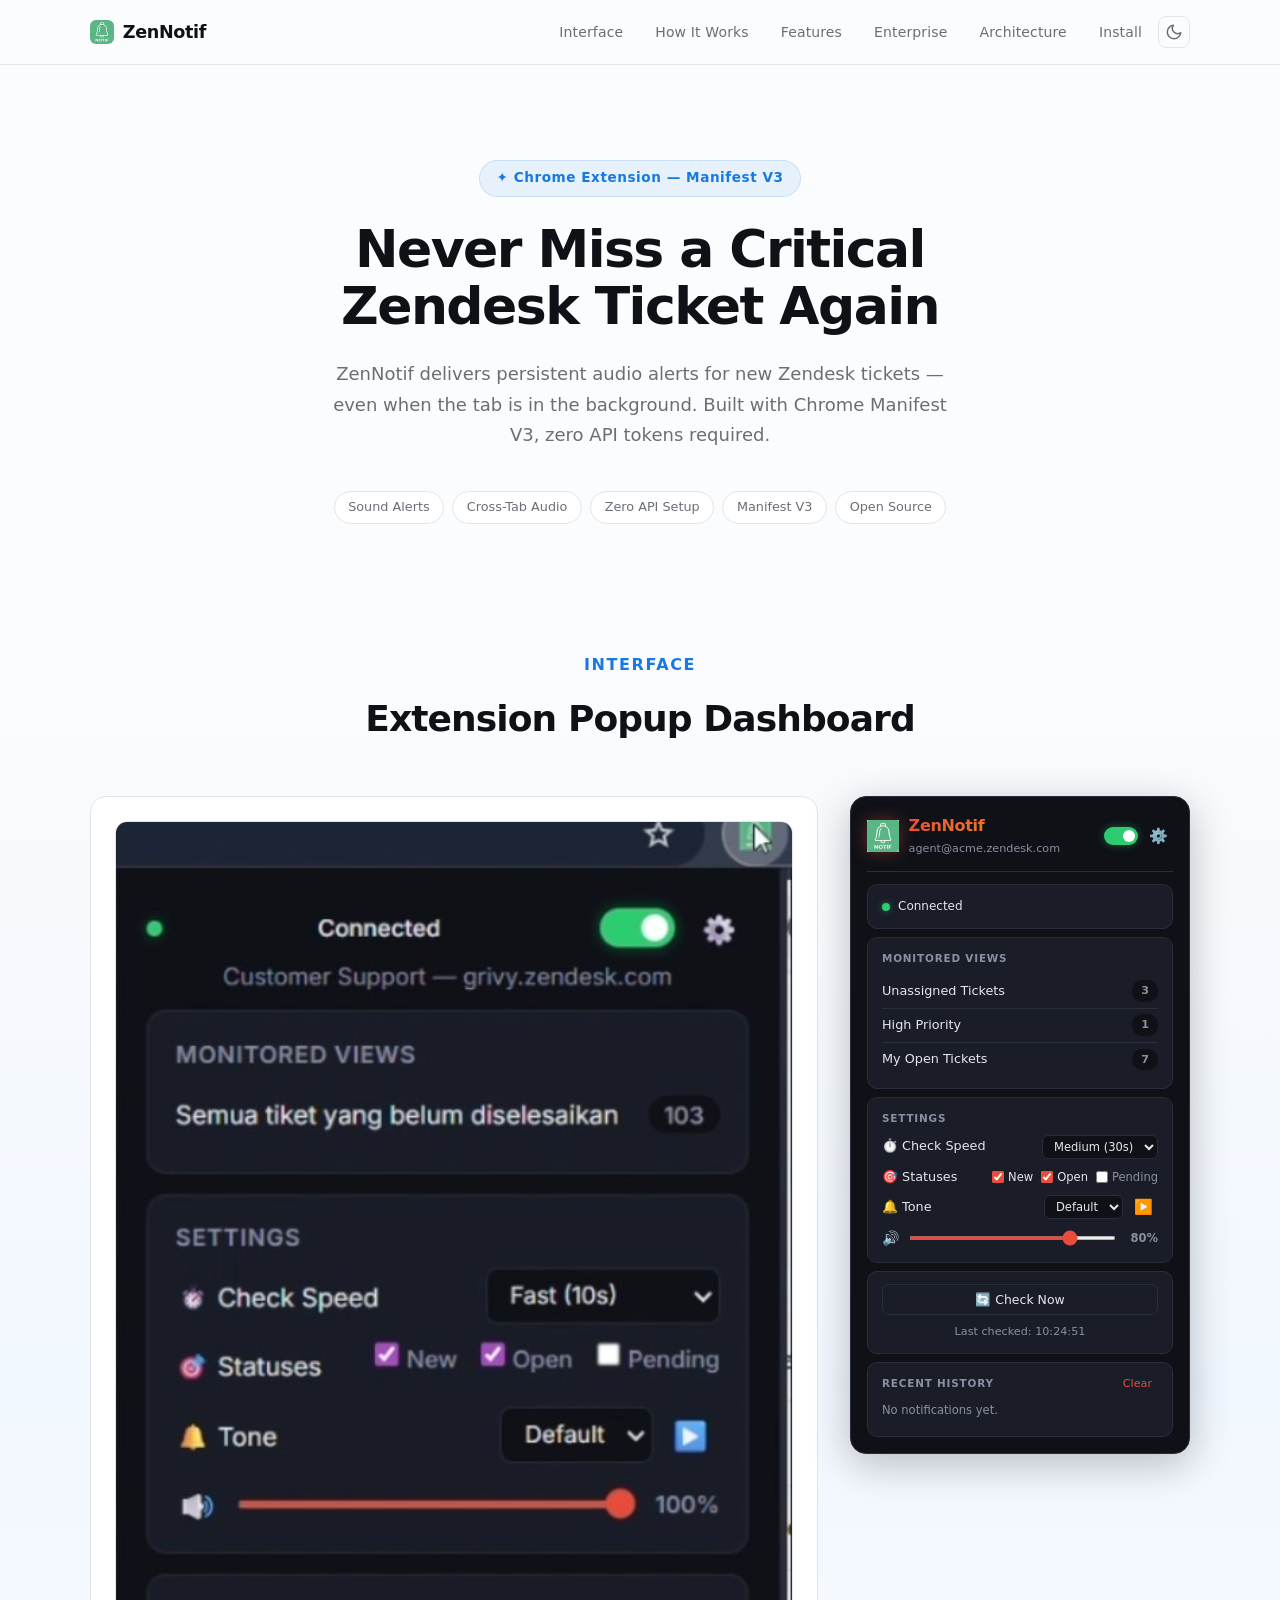
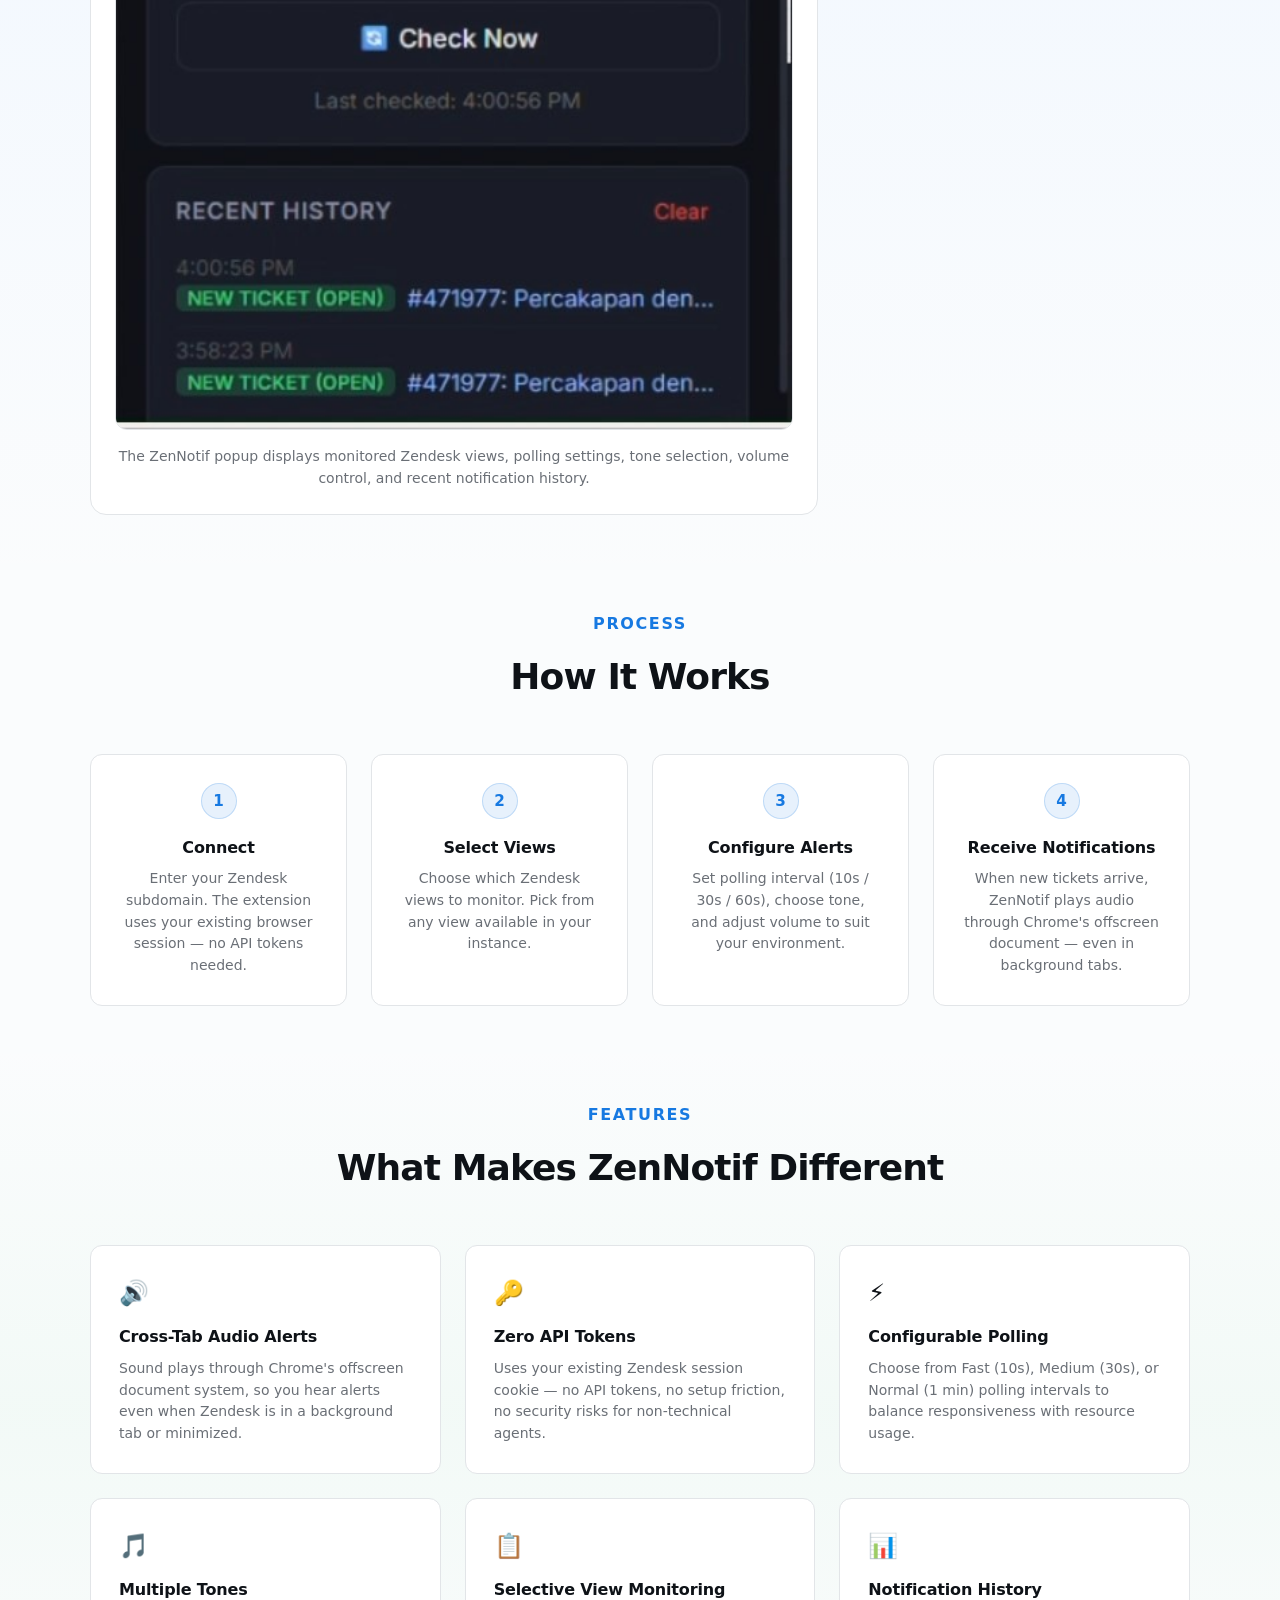
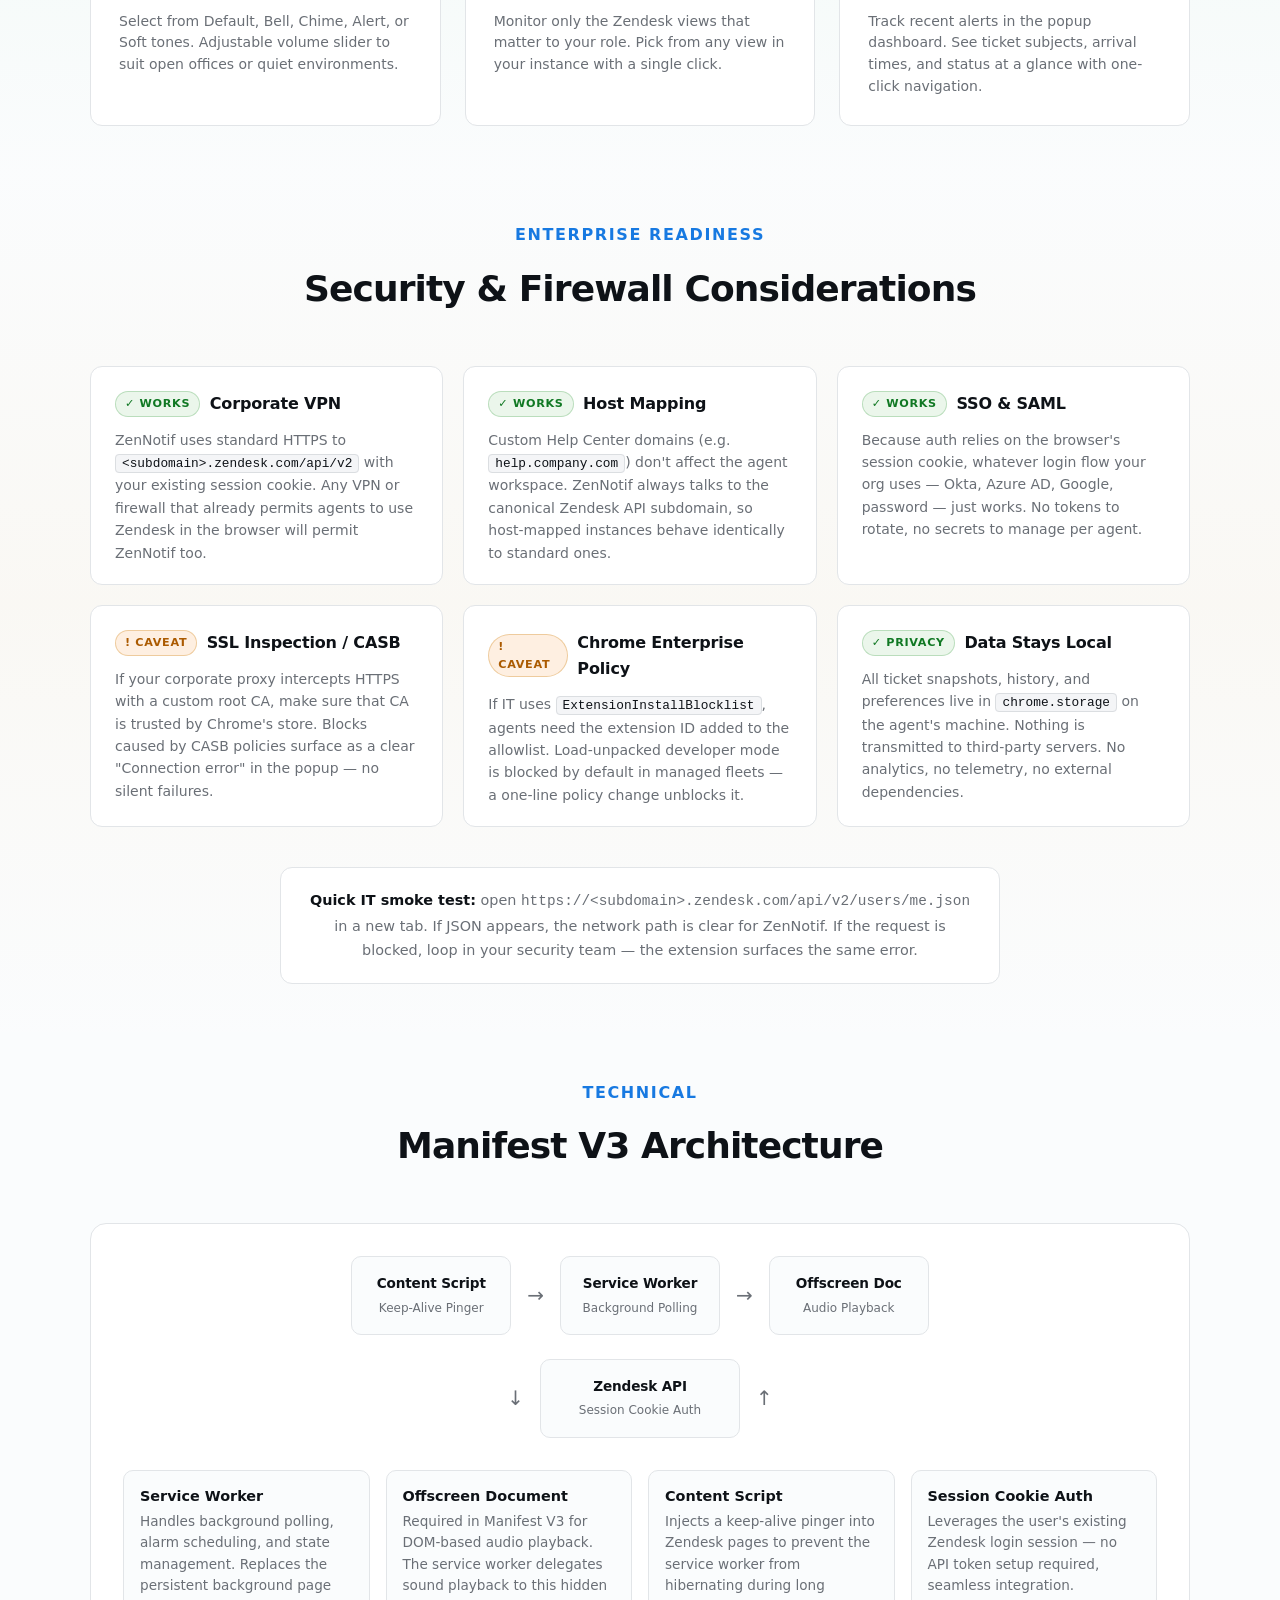
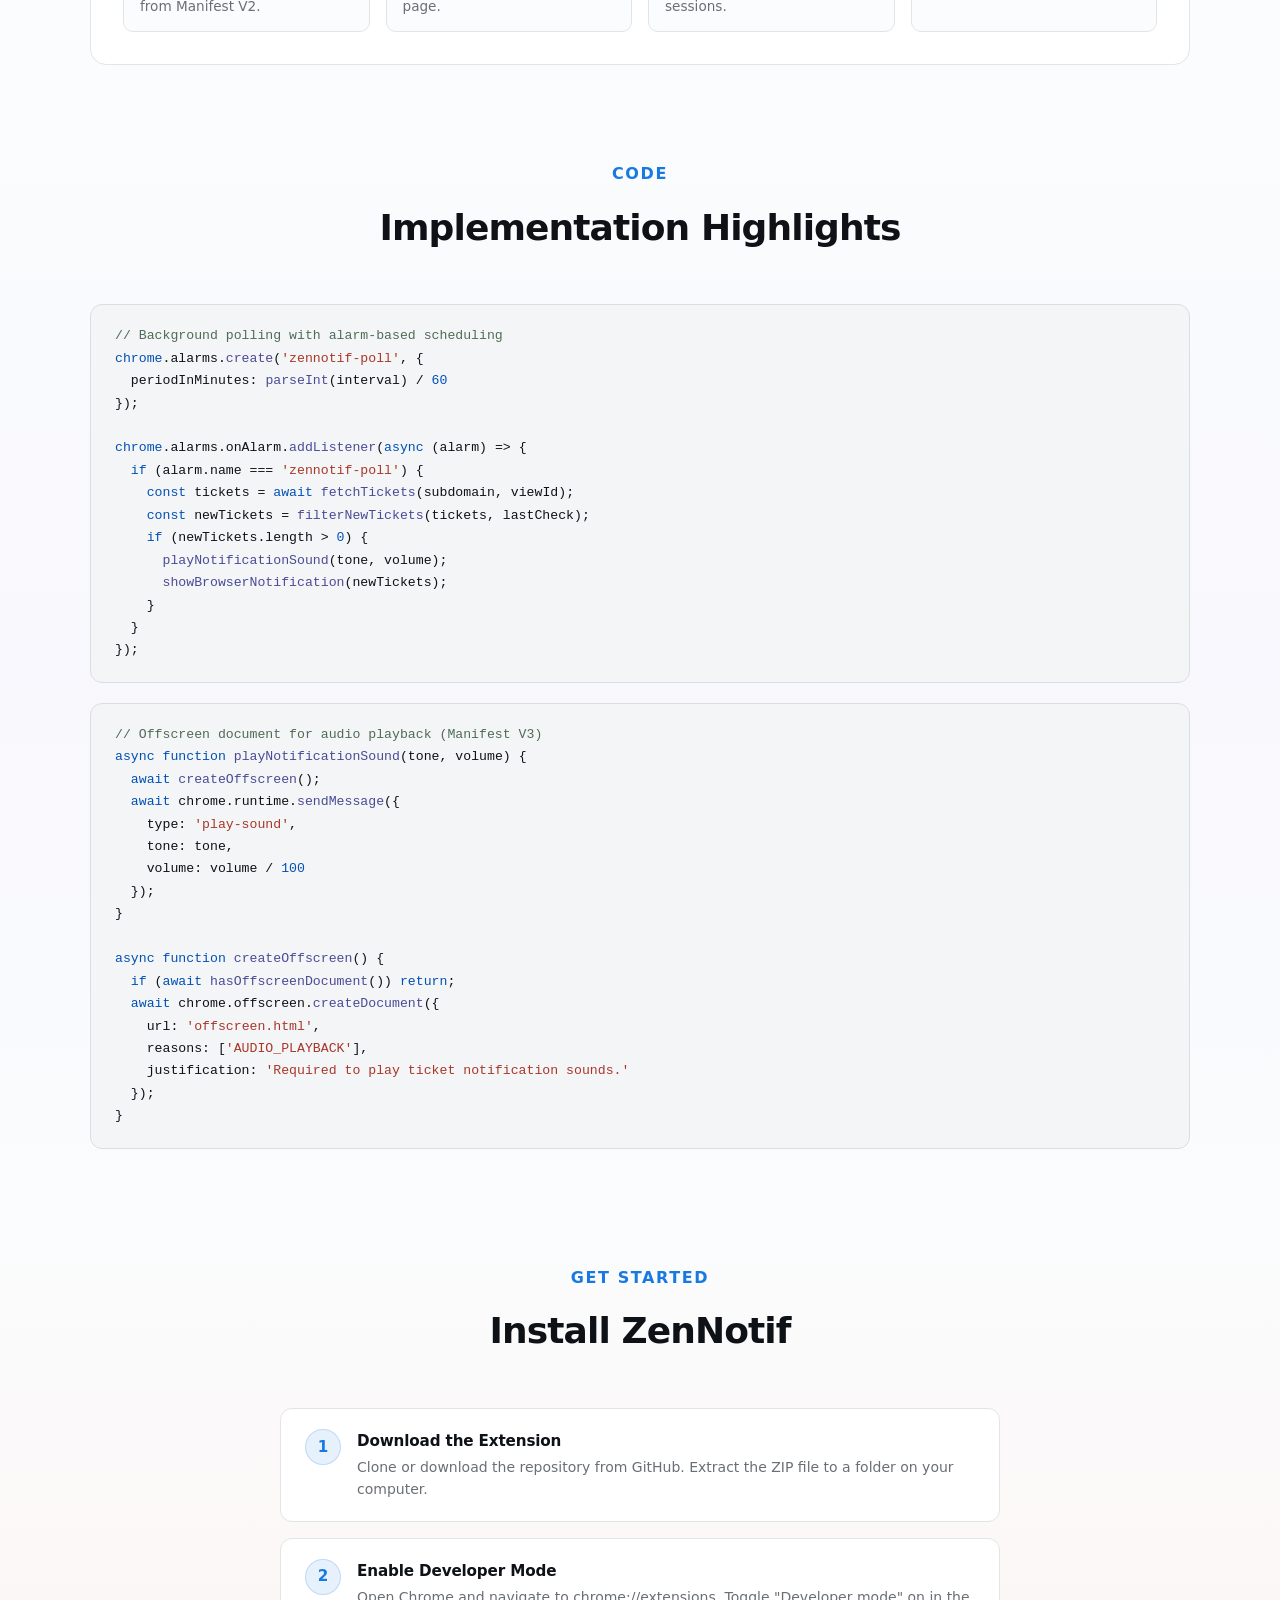
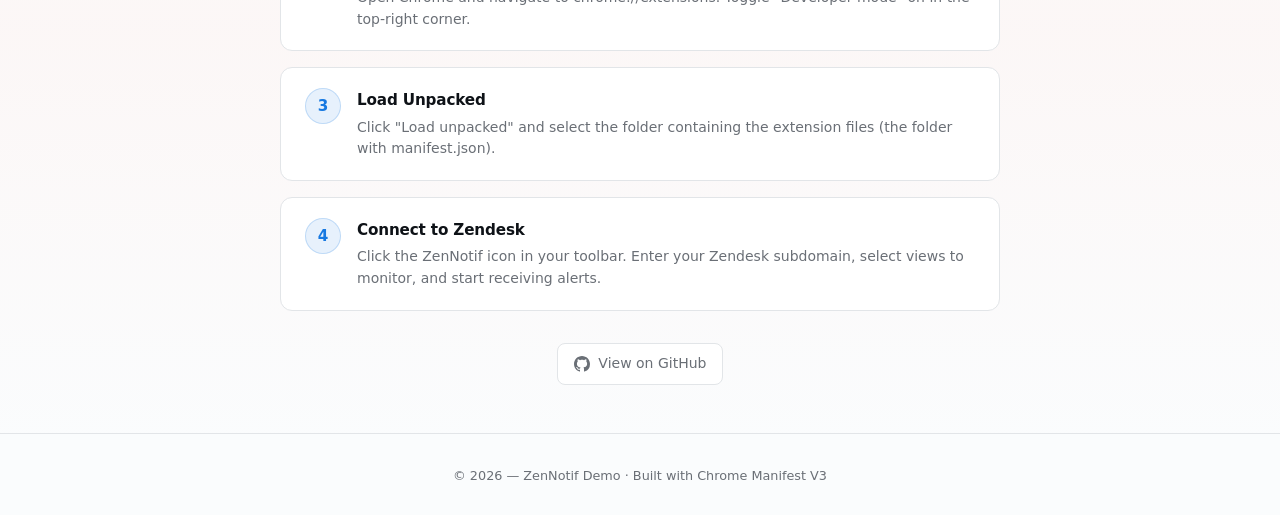
<file: docs/index.html>
<!doctype html>
<html lang="en">
<head>
  <meta charset="UTF-8">
  <meta name="viewport" content="width=device-width, initial-scale=1.0">
  <meta name="description" content="ZenNotif — Chrome extension for Zendesk ticket notifications with persistent audio alerts. Built with Manifest V3, zero API tokens.">
  <title>ZenNotif — Zendesk Ticket Notifications</title>
  <link rel="icon" type="image/png" href="icon48.png">
  <style>
    *, *::before, *::after { box-sizing: border-box; margin: 0; padding: 0; }

    :root {
      --bg:      oklch(99% 0.002 240);
      --surface: oklch(100% 0 0);
      --fg:      oklch(18% 0.012 250);
      --muted:   oklch(54% 0.012 250);
      --border:  oklch(92% 0.005 250);
      --accent:  oklch(58% 0.18 255);
      --font-display: -apple-system, BlinkMacSystemFont, 'SF Pro Display', system-ui, sans-serif;
      --font-body:    -apple-system, BlinkMacSystemFont, 'SF Pro Text', system-ui, sans-serif;
      --font-mono:    'SF Mono', ui-monospace, 'Cascadia Code', 'Fira Code', Menlo, Consolas, monospace;
      --nav-bg:   oklch(99% 0.002 240 / 0.85);
      --card-bg:  var(--surface);
      --code-bg:  oklch(97% 0.003 250);
      --code-border: oklch(90% 0.005 250);
    }

    [data-theme="dark"] {
      --bg:      oklch(12% 0.012 250);
      --surface: oklch(16% 0.012 250);
      --fg:      oklch(93% 0.005 240);
      --muted:   oklch(60% 0.012 250);
      --border:  oklch(24% 0.012 250);
      --accent:  oklch(68% 0.18 255);
      --nav-bg:  oklch(12% 0.012 250 / 0.85);
      --card-bg: oklch(18% 0.012 250);
      --code-bg: oklch(14% 0.012 250);
      --code-border: oklch(24% 0.012 250);
    }

    html { scroll-behavior: smooth; }

    body {
      font-family: var(--font-body);
      background: var(--bg);
      color: var(--fg);
      line-height: 1.6;
      font-size: 16px;
      transition: background 0.3s ease, color 0.3s ease;
    }

    /* ── Navigation ── */
    nav {
      position: fixed;
      top: 0; left: 0; right: 0;
      z-index: 100;
      background: var(--nav-bg);
      backdrop-filter: blur(12px);
      -webkit-backdrop-filter: blur(12px);
      border-bottom: 1px solid var(--border);
      padding: 0 2rem;
      transition: background 0.3s ease, border-color 0.3s ease;
    }

    .nav-inner {
      max-width: 1100px;
      margin: 0 auto;
      display: flex;
      align-items: center;
      justify-content: space-between;
      height: 64px;
      gap: 1rem;
    }

    .wordmark {
      display: flex;
      align-items: center;
      gap: 0.55rem;
      font-family: var(--font-display);
      font-weight: 600;
      font-size: 1.1rem;
      letter-spacing: -0.02em;
      color: var(--fg);
      text-decoration: none;
    }

    .wordmark img { width: 24px; height: 24px; border-radius: 6px; }

    .nav-links {
      display: flex;
      gap: 2rem;
      list-style: none;
      margin-left: auto;
    }

    .nav-links a {
      font-size: 0.875rem;
      color: var(--muted);
      text-decoration: none;
      transition: color 0.15s;
      letter-spacing: 0.01em;
    }

    .nav-links a:hover { color: var(--fg); }

    .nav-toggle {
      display: none;
      background: none;
      border: none;
      cursor: pointer;
      padding: 8px;
    }

    .nav-toggle svg { width: 24px; height: 24px; stroke: var(--fg); }

    @media (max-width: 640px) {
      .nav-links {
        display: none;
        position: absolute;
        top: 64px; left: 0; right: 0;
        flex-direction: column;
        background: var(--surface);
        border-bottom: 1px solid var(--border);
        padding: 1rem 2rem;
        gap: 1rem;
        margin-left: 0;
      }
      .nav-links.open { display: flex; }
      .nav-toggle { display: block; }
    }

    .theme-toggle {
      background: none;
      border: 1px solid var(--border);
      border-radius: 8px;
      cursor: pointer;
      padding: 6px;
      display: flex;
      align-items: center;
      justify-content: center;
      color: var(--muted);
      transition: color 0.2s, border-color 0.2s, background 0.2s;
    }

    .theme-toggle:hover {
      color: var(--fg);
      border-color: var(--muted);
      background: var(--surface);
    }

    .theme-toggle svg { width: 18px; height: 18px; }
    .theme-toggle .icon-sun { display: none; }
    .theme-toggle .icon-moon { display: block; }
    [data-theme="dark"] .theme-toggle .icon-sun { display: block; }
    [data-theme="dark"] .theme-toggle .icon-moon { display: none; }

    /* ── Hero ── */
    .hero {
      padding: 160px 2rem 80px;
      max-width: 1100px;
      margin: 0 auto;
      text-align: center;
    }

    .hero-eyebrow {
      display: inline-flex;
      align-items: center;
      gap: 0.5rem;
      font-size: 0.85rem;
      font-weight: 600;
      letter-spacing: 0.04em;
      color: var(--accent);
      background: oklch(58% 0.18 255 / 0.08);
      padding: 0.4rem 1rem;
      border-radius: 100px;
      border: 1px solid oklch(58% 0.18 255 / 0.15);
      margin-bottom: 1.5rem;
    }

    [data-theme="dark"] .hero-eyebrow {
      background: oklch(68% 0.18 255 / 0.12);
      border-color: oklch(68% 0.18 255 / 0.25);
    }

    .hero h1 {
      font-family: var(--font-display);
      font-size: clamp(2rem, 5vw, 3.25rem);
      font-weight: 700;
      letter-spacing: -0.03em;
      line-height: 1.1;
      color: var(--fg);
      margin: 0 auto 1.5rem;
      max-width: 780px;
    }

    .hero-sub {
      font-size: 1.125rem;
      color: var(--muted);
      max-width: 640px;
      margin: 0 auto 2.5rem;
      line-height: 1.7;
    }

    .hero-tags {
      display: flex;
      flex-wrap: wrap;
      justify-content: center;
      gap: 0.5rem;
    }

    .tag {
      font-size: 0.8rem;
      padding: 0.35rem 0.85rem;
      border: 1px solid var(--border);
      border-radius: 100px;
      color: var(--muted);
      background: var(--surface);
    }

    /* ── Sections ── */
    section { padding: 48px 2rem; }
    .section-inner { max-width: 1100px; margin: 0 auto; }

    #interface {
      background: linear-gradient(180deg, var(--bg) 0%, oklch(96% 0.02 255 / 0.5) 50%, var(--bg) 100%);
    }
    [data-theme="dark"] #interface {
      background: linear-gradient(180deg, var(--bg) 0%, oklch(18% 0.03 255 / 0.4) 50%, var(--bg) 100%);
    }

    #features {
      background: linear-gradient(180deg, var(--bg) 0%, oklch(96% 0.02 160 / 0.4) 50%, var(--bg) 100%);
    }
    [data-theme="dark"] #features {
      background: linear-gradient(180deg, var(--bg) 0%, oklch(18% 0.03 160 / 0.3) 50%, var(--bg) 100%);
    }

    #code {
      background: linear-gradient(180deg, var(--bg) 0%, oklch(96% 0.02 300 / 0.35) 50%, var(--bg) 100%);
    }
    [data-theme="dark"] #code {
      background: linear-gradient(180deg, var(--bg) 0%, oklch(18% 0.03 300 / 0.3) 50%, var(--bg) 100%);
    }

    #install {
      background: linear-gradient(180deg, var(--bg) 0%, oklch(96% 0.02 30 / 0.35) 50%, var(--bg) 100%);
    }
    [data-theme="dark"] #install {
      background: linear-gradient(180deg, var(--bg) 0%, oklch(18% 0.03 30 / 0.3) 50%, var(--bg) 100%);
    }

    #enterprise {
      background: linear-gradient(180deg, var(--bg) 0%, oklch(96% 0.02 80 / 0.35) 50%, var(--bg) 100%);
    }
    [data-theme="dark"] #enterprise {
      background: linear-gradient(180deg, var(--bg) 0%, oklch(18% 0.03 80 / 0.3) 50%, var(--bg) 100%);
    }

    .section-label {
      font-size: 1rem;
      font-weight: 600;
      letter-spacing: 0.1em;
      text-transform: uppercase;
      color: var(--accent);
      margin-bottom: 0.75rem;
      text-align: center;
    }

    .section-title {
      font-family: var(--font-display);
      font-size: clamp(1.75rem, 3.5vw, 2.25rem);
      font-weight: 700;
      letter-spacing: -0.025em;
      color: var(--fg);
      margin-bottom: 3rem;
      text-align: center;
    }

    /* ── Interface mockup ── */
    .mockup-grid {
      display: grid;
      grid-template-columns: 1fr 340px;
      gap: 2rem;
      align-items: start;
    }

    @media (max-width: 900px) {
      .mockup-grid { grid-template-columns: 1fr; }
    }

    .interface-showcase {
      background: var(--card-bg);
      border: 1px solid var(--border);
      border-radius: 16px;
      padding: 1.5rem;
      transition: background 0.3s, border-color 0.3s;
    }

    .interface-showcase img {
      width: 100%;
      border-radius: 12px;
      border: 1px solid var(--border);
      display: block;
    }

    .interface-caption {
      text-align: center;
      margin-top: 1rem;
      font-size: 0.875rem;
      color: var(--muted);
      line-height: 1.55;
    }

    /* ── Extension popup mockup ──
       Scoped styling: always uses the real extension's dark theme + red/orange
       brand, regardless of page theme, so visitors see what the popup actually
       looks like in Chrome. */
    .ext-mockup {
      --x-bg:      #0f1117;
      --x-card:    #1a1d27;
      --x-border:  #2a2d3a;
      --x-fg:      #e4e6eb;
      --x-muted:   #8b8fa3;
      --x-accent:  #e74c3c;
      --x-accent2: #f39c12;
      --x-green:   #2ecc71;

      background: var(--x-bg);
      border: 1px solid var(--x-border);
      border-radius: 16px;
      padding: 1rem;
      color: var(--x-fg);
      font-size: 13px;
      box-shadow: 0 10px 40px oklch(12% 0.012 250 / 0.25);
      transition: box-shadow 0.3s;
    }

    .ext-header {
      display: flex;
      align-items: center;
      gap: 0.6rem;
      padding-bottom: 0.75rem;
      margin-bottom: 0.75rem;
      border-bottom: 1px solid var(--x-border);
    }

    .ext-header img {
      width: 32px;
      height: 32px;
      filter: drop-shadow(0 0 8px rgba(231, 76, 60, 0.4));
    }

    .ext-header h4 {
      font-family: var(--font-display);
      font-size: 1rem;
      font-weight: 700;
      letter-spacing: -0.02em;
      background: linear-gradient(135deg, var(--x-accent), var(--x-accent2));
      -webkit-background-clip: text;
      background-clip: text;
      -webkit-text-fill-color: transparent;
      color: transparent;
    }

    .ext-header span {
      font-size: 0.7rem;
      color: var(--x-muted);
    }

    .ext-header-actions {
      margin-left: auto;
      display: flex;
      align-items: center;
      gap: 0.35rem;
    }

    .ext-icon-btn {
      background: none;
      border: none;
      color: var(--x-muted);
      font-size: 15px;
      padding: 3px 5px;
      border-radius: 5px;
      cursor: pointer;
    }

    .ext-icon-btn:hover { background: var(--x-border); color: var(--x-fg); }

    .ext-card {
      background: var(--x-card);
      border: 1px solid var(--x-border);
      border-radius: 10px;
      padding: 0.75rem 0.875rem;
      margin-bottom: 0.5rem;
    }

    .ext-card h5 {
      font-family: var(--font-display);
      font-size: 0.65rem;
      font-weight: 600;
      text-transform: uppercase;
      letter-spacing: 0.08em;
      color: var(--x-muted);
      margin-bottom: 0.5rem;
    }

    .ext-status-bar {
      display: flex;
      align-items: center;
      gap: 0.5rem;
    }

    .view-row {
      display: flex;
      justify-content: space-between;
      align-items: center;
      padding: 0.35rem 0;
      font-size: 0.8rem;
      color: var(--x-fg);
    }

    .view-row:not(:last-child) { border-bottom: 1px solid var(--x-border); }

    .view-count {
      font-size: 0.7rem;
      font-weight: 600;
      color: var(--x-muted);
      background: var(--x-bg);
      padding: 2px 9px;
      border-radius: 10px;
    }

    .status-dot {
      width: 8px;
      height: 8px;
      border-radius: 50%;
      background: var(--x-green);
      box-shadow: 0 0 6px rgba(46, 204, 113, 0.5);
      flex-shrink: 0;
    }

    .ext-status-text {
      font-size: 0.75rem;
      font-weight: 500;
      color: var(--x-fg);
    }

    .toggle {
      position: relative;
      display: inline-block;
      width: 34px;
      height: 18px;
      cursor: pointer;
      flex-shrink: 0;
    }

    .toggle input { opacity: 0; width: 0; height: 0; }

    .toggle-slider {
      position: absolute;
      inset: 0;
      background: var(--x-border);
      border-radius: 18px;
      transition: background 0.3s;
    }

    .toggle-slider::before {
      content: '';
      position: absolute;
      width: 12px;
      height: 12px;
      left: 3px;
      bottom: 3px;
      background: #666;
      border-radius: 50%;
      transition: transform 0.3s, background 0.3s;
    }

    .toggle input:checked + .toggle-slider {
      background: var(--x-green);
      box-shadow: 0 0 8px rgba(46, 204, 113, 0.4);
    }

    .toggle input:checked + .toggle-slider::before {
      transform: translateX(16px);
      background: #fff;
    }

    .mock-select {
      background: var(--x-bg);
      border: 1px solid var(--x-border);
      border-radius: 6px;
      color: var(--x-fg);
      padding: 3px 7px;
      font-size: 0.72rem;
      cursor: pointer;
      font-family: var(--font-body);
      outline: none;
    }

    .mock-select:focus { border-color: var(--x-accent); }

    .volume-row {
      display: flex;
      align-items: center;
      gap: 10px;
      margin-top: 0.5rem;
    }

    .volume-row > span:first-child { font-size: 14px; }

    .volume-row input[type="range"] {
      flex: 1;
      accent-color: var(--x-accent);
      height: 4px;
    }

    .volume-label {
      font-size: 0.72rem;
      font-weight: 600;
      color: var(--x-muted);
      min-width: 32px;
      text-align: right;
    }

    .settings-row {
      display: flex;
      justify-content: space-between;
      align-items: center;
      margin-bottom: 0.5rem;
      font-size: 0.8rem;
      color: var(--x-fg);
      gap: 0.5rem;
    }

    .status-chips {
      display: flex;
      gap: 0.5rem;
      font-size: 0.72rem;
    }

    .status-chip {
      display: inline-flex;
      align-items: center;
      gap: 4px;
      color: var(--x-muted);
    }

    .status-chip input {
      accent-color: var(--x-accent);
      width: 12px;
      height: 12px;
    }

    .status-chip.active { color: var(--x-fg); }

    .tone-row { display: flex; align-items: center; gap: 6px; }

    .ext-btn {
      width: 100%;
      padding: 7px;
      border: 1px solid var(--x-border);
      border-radius: 7px;
      background: transparent;
      color: var(--x-fg);
      font-family: var(--font-body);
      font-size: 0.78rem;
      font-weight: 500;
      cursor: pointer;
    }

    .ext-btn:hover { background: var(--x-border); }

    .ext-last-checked {
      font-size: 0.7rem;
      color: var(--x-muted);
      text-align: center;
      margin-top: 0.5rem;
    }

    .history-header {
      display: flex;
      align-items: center;
      justify-content: space-between;
      margin-bottom: 0.35rem;
    }

    .history-header h5 { margin-bottom: 0; }

    .history-clear {
      background: none;
      border: none;
      color: var(--x-accent);
      font-family: var(--font-body);
      font-size: 0.7rem;
      cursor: pointer;
      padding: 2px 6px;
      border-radius: 4px;
    }

    .history-clear:hover { background: rgba(231, 76, 60, 0.15); }


    /* ── How it works ── */
    .steps-grid {
      display: grid;
      grid-template-columns: repeat(auto-fill, minmax(220px, 1fr));
      gap: 1.5rem;
    }

    .step-card {
      background: var(--card-bg);
      border: 1px solid var(--border);
      border-radius: 12px;
      padding: 1.75rem;
      text-align: center;
      transition: box-shadow 0.2s, border-color 0.2s, background 0.3s;
    }

    .step-card:hover {
      border-color: var(--muted);
      box-shadow: 0 4px 24px oklch(18% 0.012 250 / 0.08);
    }

    .step-num {
      width: 36px;
      height: 36px;
      border-radius: 50%;
      background: oklch(58% 0.18 255 / 0.1);
      color: var(--accent);
      display: flex;
      align-items: center;
      justify-content: center;
      font-family: var(--font-display);
      font-weight: 600;
      font-size: 0.95rem;
      margin: 0 auto 1rem;
      border: 1px solid oklch(58% 0.18 255 / 0.2);
    }

    [data-theme="dark"] .step-num {
      background: oklch(68% 0.18 255 / 0.15);
      border-color: oklch(68% 0.18 255 / 0.3);
    }

    .step-card h3 {
      font-family: var(--font-display);
      font-size: 1rem;
      font-weight: 600;
      letter-spacing: -0.01em;
      margin-bottom: 0.5rem;
      color: var(--fg);
    }

    .step-card p {
      font-size: 0.875rem;
      color: var(--muted);
      line-height: 1.55;
    }

    /* ── Features ── */
    .features-grid {
      display: grid;
      grid-template-columns: repeat(auto-fill, minmax(260px, 1fr));
      gap: 1.5rem;
    }

    .feature-card {
      background: var(--card-bg);
      border: 1px solid var(--border);
      border-radius: 12px;
      padding: 1.75rem;
      transition: box-shadow 0.2s, border-color 0.2s, background 0.3s;
    }

    .feature-card:hover {
      border-color: var(--muted);
      box-shadow: 0 4px 24px oklch(18% 0.012 250 / 0.08);
    }

    .feature-icon {
      font-size: 1.5rem;
      margin-bottom: 0.75rem;
    }

    .feature-card h3 {
      font-family: var(--font-display);
      font-size: 1rem;
      font-weight: 600;
      letter-spacing: -0.01em;
      margin-bottom: 0.5rem;
      color: var(--fg);
    }

    .feature-card p {
      font-size: 0.875rem;
      color: var(--muted);
      line-height: 1.55;
    }

    /* ── Architecture ── */
    .arch-diagram {
      background: var(--card-bg);
      border: 1px solid var(--border);
      border-radius: 16px;
      padding: 2rem;
      text-align: center;
      transition: background 0.3s, border-color 0.3s;
    }

    .arch-flow {
      display: flex;
      align-items: center;
      justify-content: center;
      gap: 1rem;
      flex-wrap: wrap;
      margin-bottom: 1.5rem;
    }

    .arch-flow-row {
      display: flex;
      justify-content: center;
      align-items: center;
      gap: 1rem;
      flex-wrap: wrap;
      margin-bottom: 2rem;
    }

    .arch-box {
      background: var(--bg);
      border: 1px solid var(--border);
      border-radius: 10px;
      padding: 1rem 1.25rem;
      min-width: 160px;
      transition: background 0.3s, border-color 0.3s;
    }

    .arch-box h4 {
      font-family: var(--font-display);
      font-size: 0.85rem;
      font-weight: 600;
      letter-spacing: -0.01em;
      color: var(--fg);
      margin-bottom: 0.25rem;
    }

    .arch-box p {
      font-size: 0.75rem;
      color: var(--muted);
    }

    .arch-arrow {
      font-size: 1.25rem;
      color: var(--muted);
    }

    .arch-note {
      display: grid;
      grid-template-columns: repeat(auto-fill, minmax(220px, 1fr));
      gap: 1rem;
      text-align: left;
    }

    .arch-note-item {
      font-size: 0.85rem;
      color: var(--muted);
      padding: 0.9rem 1rem;
      background: var(--bg);
      border: 1px solid var(--border);
      border-radius: 10px;
      line-height: 1.55;
      transition: background 0.3s, border-color 0.3s;
    }

    .arch-note-item strong {
      font-family: var(--font-display);
      color: var(--fg);
      display: block;
      margin-bottom: 0.25rem;
      font-size: 0.9rem;
    }

    /* ── Code block ── */
    .code-block {
      background: var(--code-bg);
      border: 1px solid var(--code-border);
      border-radius: 12px;
      padding: 1.25rem 1.5rem;
      overflow-x: auto;
      margin-bottom: 1.25rem;
      transition: background 0.3s, border-color 0.3s;
    }

    .code-block pre {
      font-family: var(--font-mono);
      font-size: 0.825rem;
      line-height: 1.7;
      color: var(--fg);
    }

    .code-comment  { color: oklch(50% 0.05 150); }
    .code-keyword  { color: oklch(45% 0.18 255); }
    .code-string   { color: oklch(50% 0.15 30); }
    .code-function { color: oklch(45% 0.12 280); }

    [data-theme="dark"] .code-comment  { color: oklch(65% 0.08 150); }
    [data-theme="dark"] .code-keyword  { color: oklch(75% 0.15 255); }
    [data-theme="dark"] .code-string   { color: oklch(75% 0.13 40); }
    [data-theme="dark"] .code-function { color: oklch(80% 0.12 100); }

    /* ── Enterprise & Security ── */
    .ent-grid {
      display: grid;
      grid-template-columns: repeat(auto-fill, minmax(280px, 1fr));
      gap: 1.25rem;
      margin-bottom: 2.5rem;
    }

    .ent-card {
      background: var(--card-bg);
      border: 1px solid var(--border);
      border-radius: 12px;
      padding: 1.5rem 1.5rem 1.25rem;
      transition: background 0.3s, border-color 0.3s, box-shadow 0.2s;
    }

    .ent-card:hover {
      border-color: var(--muted);
      box-shadow: 0 4px 24px oklch(18% 0.012 250 / 0.08);
    }

    .ent-card-head {
      display: flex;
      align-items: center;
      gap: 0.6rem;
      margin-bottom: 0.75rem;
    }

    .ent-badge {
      display: inline-flex;
      align-items: center;
      gap: 0.3rem;
      font-size: 0.7rem;
      font-weight: 600;
      letter-spacing: 0.06em;
      text-transform: uppercase;
      padding: 3px 9px;
      border-radius: 100px;
    }

    .ent-badge.ok {
      color: oklch(50% 0.15 145);
      background: oklch(85% 0.08 145 / 0.25);
      border: 1px solid oklch(65% 0.15 145 / 0.3);
    }

    .ent-badge.caveat {
      color: oklch(55% 0.15 65);
      background: oklch(85% 0.1 65 / 0.25);
      border: 1px solid oklch(65% 0.15 65 / 0.3);
    }

    [data-theme="dark"] .ent-badge.ok {
      color: oklch(80% 0.15 145);
      background: oklch(30% 0.08 145 / 0.5);
      border-color: oklch(55% 0.15 145 / 0.4);
    }

    [data-theme="dark"] .ent-badge.caveat {
      color: oklch(80% 0.13 65);
      background: oklch(30% 0.08 65 / 0.5);
      border-color: oklch(55% 0.15 65 / 0.4);
    }

    .ent-card h3 {
      font-family: var(--font-display);
      font-size: 1rem;
      font-weight: 600;
      letter-spacing: -0.01em;
      color: var(--fg);
    }

    .ent-card p {
      font-size: 0.875rem;
      color: var(--muted);
      line-height: 1.6;
    }

    .ent-card p + p { margin-top: 0.5rem; }

    .ent-card code {
      font-family: var(--font-mono);
      font-size: 0.8rem;
      background: var(--code-bg);
      border: 1px solid var(--code-border);
      padding: 1px 6px;
      border-radius: 4px;
      color: var(--fg);
    }

    .ent-summary {
      max-width: 720px;
      margin: 0 auto;
      text-align: center;
      font-size: 0.9rem;
      color: var(--muted);
      line-height: 1.7;
      padding: 1.25rem 1.5rem;
      background: var(--card-bg);
      border: 1px solid var(--border);
      border-radius: 12px;
    }

    .ent-summary strong { color: var(--fg); }

    /* ── Install ── */
    .install-steps {
      display: flex;
      flex-direction: column;
      gap: 1rem;
      max-width: 720px;
      margin: 0 auto;
    }

    .install-step {
      display: flex;
      align-items: flex-start;
      gap: 1rem;
      background: var(--card-bg);
      border: 1px solid var(--border);
      border-radius: 12px;
      padding: 1.25rem 1.5rem;
      transition: background 0.3s, border-color 0.3s;
    }

    .install-step .step-num {
      margin: 0;
      flex-shrink: 0;
    }

    .step-content h4 {
      font-family: var(--font-display);
      font-size: 0.95rem;
      font-weight: 600;
      letter-spacing: -0.01em;
      color: var(--fg);
      margin-bottom: 0.25rem;
    }

    .step-content p {
      font-size: 0.875rem;
      color: var(--muted);
      line-height: 1.55;
    }

    /* ── GitHub CTA ── */
    .cta-wrap {
      display: flex;
      justify-content: center;
      margin-top: 2rem;
    }

    .github-btn {
      display: inline-flex;
      align-items: center;
      gap: 0.55rem;
      font-size: 0.875rem;
      font-weight: 500;
      color: var(--muted);
      text-decoration: none;
      padding: 0.55rem 1rem;
      border: 1px solid var(--border);
      border-radius: 8px;
      background: var(--surface);
      transition: color 0.15s, border-color 0.15s, background 0.15s;
    }

    .github-btn:hover {
      color: var(--fg);
      border-color: var(--muted);
      background: var(--card-bg);
    }

    .github-btn svg { width: 16px; height: 16px; }

    /* ── Footer ── */
    footer {
      padding: 2rem;
      text-align: center;
      font-size: 0.8rem;
      color: var(--muted);
      border-top: 1px solid var(--border);
    }

    footer a { color: var(--muted); text-decoration: none; }
    footer a:hover { color: var(--fg); }

    @media (max-width: 640px) {
      .hero { padding: 120px 1.5rem 60px; }
      section { padding: 40px 1.5rem; }
    }
  </style>
</head>
<body>

  <nav>
    <div class="nav-inner">
      <a href="#" class="wordmark">
        <img src="icon48.png" alt="ZenNotif">
        ZenNotif
      </a>
      <button class="nav-toggle" onclick="document.querySelector('.nav-links').classList.toggle('open')" aria-label="Menu">
        <svg viewBox="0 0 24 24" fill="none" stroke-width="2" stroke-linecap="round">
          <line x1="3" y1="6" x2="21" y2="6"/>
          <line x1="3" y1="12" x2="21" y2="12"/>
          <line x1="3" y1="18" x2="21" y2="18"/>
        </svg>
      </button>
      <ul class="nav-links">
        <li><a href="#interface">Interface</a></li>
        <li><a href="#how">How It Works</a></li>
        <li><a href="#features">Features</a></li>
        <li><a href="#enterprise">Enterprise</a></li>
        <li><a href="#architecture">Architecture</a></li>
        <li><a href="#install">Install</a></li>
      </ul>
      <button class="theme-toggle" id="themeToggle" aria-label="Toggle theme">
        <svg class="icon-moon" viewBox="0 0 24 24" fill="none" stroke="currentColor" stroke-width="2" stroke-linecap="round" stroke-linejoin="round"><path d="M21 12.79A9 9 0 1 1 11.21 3 7 7 0 0 0 21 12.79z"/></svg>
        <svg class="icon-sun" viewBox="0 0 24 24" fill="none" stroke="currentColor" stroke-width="2" stroke-linecap="round" stroke-linejoin="round"><circle cx="12" cy="12" r="5"/><line x1="12" y1="1" x2="12" y2="3"/><line x1="12" y1="21" x2="12" y2="23"/><line x1="4.22" y1="4.22" x2="5.64" y2="5.64"/><line x1="18.36" y1="18.36" x2="19.78" y2="19.78"/><line x1="1" y1="12" x2="3" y2="12"/><line x1="21" y1="12" x2="23" y2="12"/><line x1="4.22" y1="19.78" x2="5.64" y2="18.36"/><line x1="18.36" y1="5.64" x2="19.78" y2="4.22"/></svg>
      </button>
    </div>
  </nav>

  <!-- Hero -->
  <section class="hero">
    <p class="hero-eyebrow">✦ Chrome Extension &mdash; Manifest V3</p>
    <h1>Never Miss a Critical Zendesk Ticket Again</h1>
    <p class="hero-sub">ZenNotif delivers persistent audio alerts for new Zendesk tickets — even when the tab is in the background. Built with Chrome Manifest V3, zero API tokens required.</p>
    <div class="hero-tags">
      <span class="tag">Sound Alerts</span>
      <span class="tag">Cross-Tab Audio</span>
      <span class="tag">Zero API Setup</span>
      <span class="tag">Manifest V3</span>
      <span class="tag">Open Source</span>
    </div>
  </section>

  <!-- Interface -->
  <section id="interface">
    <div class="section-inner">
      <p class="section-label">Interface</p>
      <h2 class="section-title">Extension Popup Dashboard</h2>

      <div class="mockup-grid">
        <div class="interface-showcase">
          <img src="screenshots/screenshot-dashboard.png" alt="ZenNotif dashboard showing monitored views, settings, and notification history">
          <p class="interface-caption">
            The ZenNotif popup displays monitored Zendesk views, polling settings, tone selection, volume control, and recent notification history.
          </p>
        </div>

        <div class="ext-mockup" aria-label="ZenNotif extension popup mockup">
          <div class="ext-header">
            <img src="icon48.png" alt="ZenNotif">
            <div>
              <h4>ZenNotif</h4>
              <span>agent@acme.zendesk.com</span>
            </div>
            <div class="ext-header-actions">
              <label class="toggle" title="Enable monitoring">
                <input type="checkbox" checked>
                <span class="toggle-slider"></span>
              </label>
              <button class="ext-icon-btn" title="Settings" aria-label="Settings">⚙️</button>
            </div>
          </div>

          <div class="ext-card">
            <div class="ext-status-bar">
              <div class="status-dot"></div>
              <span class="ext-status-text">Connected</span>
            </div>
          </div>

          <div class="ext-card">
            <h5>Monitored Views</h5>
            <div class="view-row">
              <span>Unassigned Tickets</span>
              <span class="view-count">3</span>
            </div>
            <div class="view-row">
              <span>High Priority</span>
              <span class="view-count">1</span>
            </div>
            <div class="view-row">
              <span>My Open Tickets</span>
              <span class="view-count">7</span>
            </div>
          </div>

          <div class="ext-card">
            <h5>Settings</h5>

            <div class="settings-row">
              <span>⏱️ Check Speed</span>
              <select class="mock-select">
                <option>Fast (10s)</option>
                <option selected>Medium (30s)</option>
                <option>Normal (1m)</option>
              </select>
            </div>

            <div class="settings-row">
              <span>🎯 Statuses</span>
              <div class="status-chips">
                <label class="status-chip active"><input type="checkbox" checked> New</label>
                <label class="status-chip active"><input type="checkbox" checked> Open</label>
                <label class="status-chip"><input type="checkbox"> Pending</label>
              </div>
            </div>

            <div class="settings-row">
              <span>🔔 Tone</span>
              <div class="tone-row">
                <select class="mock-select">
                  <option selected>Default</option>
                  <option>Bell</option>
                  <option>Chime</option>
                  <option>Alert</option>
                  <option>Soft</option>
                </select>
                <button class="ext-icon-btn" title="Test tone" aria-label="Test tone">▶️</button>
              </div>
            </div>

            <div class="volume-row">
              <span>🔊</span>
              <input type="range" min="0" max="100" value="80">
              <span class="volume-label">80%</span>
            </div>
          </div>

          <div class="ext-card">
            <button class="ext-btn">🔄 Check Now</button>
            <p class="ext-last-checked">Last checked: 10:24:51</p>
          </div>

          <div class="ext-card" style="margin-bottom:0;">
            <div class="history-header">
              <h5>Recent History</h5>
              <button class="history-clear">Clear</button>
            </div>
            <p style="font-size:0.72rem;color:var(--x-muted);padding:0.25rem 0;">No notifications yet.</p>
          </div>
        </div>
      </div>
    </div>
  </section>

  <!-- How It Works -->
  <section id="how">
    <div class="section-inner">
      <p class="section-label">Process</p>
      <h2 class="section-title">How It Works</h2>

      <div class="steps-grid">
        <div class="step-card">
          <div class="step-num">1</div>
          <h3>Connect</h3>
          <p>Enter your Zendesk subdomain. The extension uses your existing browser session — no API tokens needed.</p>
        </div>

        <div class="step-card">
          <div class="step-num">2</div>
          <h3>Select Views</h3>
          <p>Choose which Zendesk views to monitor. Pick from any view available in your instance.</p>
        </div>

        <div class="step-card">
          <div class="step-num">3</div>
          <h3>Configure Alerts</h3>
          <p>Set polling interval (10s / 30s / 60s), choose tone, and adjust volume to suit your environment.</p>
        </div>

        <div class="step-card">
          <div class="step-num">4</div>
          <h3>Receive Notifications</h3>
          <p>When new tickets arrive, ZenNotif plays audio through Chrome's offscreen document — even in background tabs.</p>
        </div>
      </div>
    </div>
  </section>

  <!-- Features -->
  <section id="features">
    <div class="section-inner">
      <p class="section-label">Features</p>
      <h2 class="section-title">What Makes ZenNotif Different</h2>

      <div class="features-grid">
        <div class="feature-card">
          <div class="feature-icon">🔊</div>
          <h3>Cross-Tab Audio Alerts</h3>
          <p>Sound plays through Chrome's offscreen document system, so you hear alerts even when Zendesk is in a background tab or minimized.</p>
        </div>

        <div class="feature-card">
          <div class="feature-icon">🔑</div>
          <h3>Zero API Tokens</h3>
          <p>Uses your existing Zendesk session cookie — no API tokens, no setup friction, no security risks for non-technical agents.</p>
        </div>

        <div class="feature-card">
          <div class="feature-icon">⚡</div>
          <h3>Configurable Polling</h3>
          <p>Choose from Fast (10s), Medium (30s), or Normal (1 min) polling intervals to balance responsiveness with resource usage.</p>
        </div>

        <div class="feature-card">
          <div class="feature-icon">🎵</div>
          <h3>Multiple Tones</h3>
          <p>Select from Default, Bell, Chime, Alert, or Soft tones. Adjustable volume slider to suit open offices or quiet environments.</p>
        </div>

        <div class="feature-card">
          <div class="feature-icon">📋</div>
          <h3>Selective View Monitoring</h3>
          <p>Monitor only the Zendesk views that matter to your role. Pick from any view in your instance with a single click.</p>
        </div>

        <div class="feature-card">
          <div class="feature-icon">📊</div>
          <h3>Notification History</h3>
          <p>Track recent alerts in the popup dashboard. See ticket subjects, arrival times, and status at a glance with one-click navigation.</p>
        </div>
      </div>
    </div>
  </section>

  <!-- Enterprise & Security -->
  <section id="enterprise">
    <div class="section-inner">
      <p class="section-label">Enterprise Readiness</p>
      <h2 class="section-title">Security &amp; Firewall Considerations</h2>

      <div class="ent-grid">
        <div class="ent-card">
          <div class="ent-card-head">
            <span class="ent-badge ok">✓ Works</span>
            <h3>Corporate VPN</h3>
          </div>
          <p>ZenNotif uses standard HTTPS to <code>&lt;subdomain&gt;.zendesk.com/api/v2</code> with your existing session cookie. Any VPN or firewall that already permits agents to use Zendesk in the browser will permit ZenNotif too.</p>
        </div>

        <div class="ent-card">
          <div class="ent-card-head">
            <span class="ent-badge ok">✓ Works</span>
            <h3>Host Mapping</h3>
          </div>
          <p>Custom Help Center domains (e.g. <code>help.company.com</code>) don't affect the agent workspace. ZenNotif always talks to the canonical Zendesk API subdomain, so host-mapped instances behave identically to standard ones.</p>
        </div>

        <div class="ent-card">
          <div class="ent-card-head">
            <span class="ent-badge ok">✓ Works</span>
            <h3>SSO &amp; SAML</h3>
          </div>
          <p>Because auth relies on the browser's session cookie, whatever login flow your org uses — Okta, Azure AD, Google, password — just works. No tokens to rotate, no secrets to manage per agent.</p>
        </div>

        <div class="ent-card">
          <div class="ent-card-head">
            <span class="ent-badge caveat">!  Caveat</span>
            <h3>SSL Inspection / CASB</h3>
          </div>
          <p>If your corporate proxy intercepts HTTPS with a custom root CA, make sure that CA is trusted by Chrome's store. Blocks caused by CASB policies surface as a clear "Connection error" in the popup — no silent failures.</p>
        </div>

        <div class="ent-card">
          <div class="ent-card-head">
            <span class="ent-badge caveat">!  Caveat</span>
            <h3>Chrome Enterprise Policy</h3>
          </div>
          <p>If IT uses <code>ExtensionInstallBlocklist</code>, agents need the extension ID added to the allowlist. Load-unpacked developer mode is blocked by default in managed fleets — a one-line policy change unblocks it.</p>
        </div>

        <div class="ent-card">
          <div class="ent-card-head">
            <span class="ent-badge ok">✓ Privacy</span>
            <h3>Data Stays Local</h3>
          </div>
          <p>All ticket snapshots, history, and preferences live in <code>chrome.storage</code> on the agent's machine. Nothing is transmitted to third-party servers. No analytics, no telemetry, no external dependencies.</p>
        </div>
      </div>

      <p class="ent-summary">
        <strong>Quick IT smoke test:</strong> open
        <code>https://&lt;subdomain&gt;.zendesk.com/api/v2/users/me.json</code>
        in a new tab. If JSON appears, the network path is clear for ZenNotif. If the request is blocked, loop in your security team — the extension surfaces the same error.
      </p>
    </div>
  </section>

  <!-- Architecture -->
  <section id="architecture">
    <div class="section-inner">
      <p class="section-label">Technical</p>
      <h2 class="section-title">Manifest V3 Architecture</h2>

      <div class="arch-diagram">
        <div class="arch-flow">
          <div class="arch-box">
            <h4>Content Script</h4>
            <p>Keep-Alive Pinger</p>
          </div>
          <span class="arch-arrow">→</span>
          <div class="arch-box">
            <h4>Service Worker</h4>
            <p>Background Polling</p>
          </div>
          <span class="arch-arrow">→</span>
          <div class="arch-box">
            <h4>Offscreen Doc</h4>
            <p>Audio Playback</p>
          </div>
        </div>
        <div class="arch-flow-row">
          <span class="arch-arrow">↓</span>
          <div class="arch-box" style="min-width:200px;">
            <h4>Zendesk API</h4>
            <p>Session Cookie Auth</p>
          </div>
          <span class="arch-arrow">↑</span>
        </div>

        <div class="arch-note">
          <div class="arch-note-item">
            <strong>Service Worker</strong>
            Handles background polling, alarm scheduling, and state management. Replaces the persistent background page from Manifest V2.
          </div>
          <div class="arch-note-item">
            <strong>Offscreen Document</strong>
            Required in Manifest V3 for DOM-based audio playback. The service worker delegates sound playback to this hidden page.
          </div>
          <div class="arch-note-item">
            <strong>Content Script</strong>
            Injects a keep-alive pinger into Zendesk pages to prevent the service worker from hibernating during long sessions.
          </div>
          <div class="arch-note-item">
            <strong>Session Cookie Auth</strong>
            Leverages the user's existing Zendesk login session — no API token setup required, seamless integration.
          </div>
        </div>
      </div>
    </div>
  </section>

  <!-- Code -->
  <section id="code">
    <div class="section-inner">
      <p class="section-label">Code</p>
      <h2 class="section-title">Implementation Highlights</h2>

      <div class="code-block">
<pre><span class="code-comment">// Background polling with alarm-based scheduling</span>
<span class="code-keyword">chrome</span>.alarms.<span class="code-function">create</span>(<span class="code-string">'zennotif-poll'</span>, {
  periodInMinutes: <span class="code-function">parseInt</span>(interval) / <span class="code-keyword">60</span>
});

<span class="code-keyword">chrome</span>.alarms.onAlarm.<span class="code-function">addListener</span>(<span class="code-keyword">async</span> (alarm) => {
  <span class="code-keyword">if</span> (alarm.name === <span class="code-string">'zennotif-poll'</span>) {
    <span class="code-keyword">const</span> tickets = <span class="code-keyword">await</span> <span class="code-function">fetchTickets</span>(subdomain, viewId);
    <span class="code-keyword">const</span> newTickets = <span class="code-function">filterNewTickets</span>(tickets, lastCheck);
    <span class="code-keyword">if</span> (newTickets.length &gt; <span class="code-keyword">0</span>) {
      <span class="code-function">playNotificationSound</span>(tone, volume);
      <span class="code-function">showBrowserNotification</span>(newTickets);
    }
  }
});</pre>
      </div>

      <div class="code-block">
<pre><span class="code-comment">// Offscreen document for audio playback (Manifest V3)</span>
<span class="code-keyword">async function</span> <span class="code-function">playNotificationSound</span>(tone, volume) {
  <span class="code-keyword">await</span> <span class="code-function">createOffscreen</span>();
  <span class="code-keyword">await</span> chrome.runtime.<span class="code-function">sendMessage</span>({
    type: <span class="code-string">'play-sound'</span>,
    tone: tone,
    volume: volume / <span class="code-keyword">100</span>
  });
}

<span class="code-keyword">async function</span> <span class="code-function">createOffscreen</span>() {
  <span class="code-keyword">if</span> (<span class="code-keyword">await</span> <span class="code-function">hasOffscreenDocument</span>()) <span class="code-keyword">return</span>;
  <span class="code-keyword">await</span> chrome.offscreen.<span class="code-function">createDocument</span>({
    url: <span class="code-string">'offscreen.html'</span>,
    reasons: [<span class="code-string">'AUDIO_PLAYBACK'</span>],
    justification: <span class="code-string">'Required to play ticket notification sounds.'</span>
  });
}</pre>
      </div>
    </div>
  </section>

  <!-- Install -->
  <section id="install">
    <div class="section-inner">
      <p class="section-label">Get Started</p>
      <h2 class="section-title">Install ZenNotif</h2>

      <div class="install-steps">
        <div class="install-step">
          <div class="step-num">1</div>
          <div class="step-content">
            <h4>Download the Extension</h4>
            <p>Clone or download the repository from GitHub. Extract the ZIP file to a folder on your computer.</p>
          </div>
        </div>
        <div class="install-step">
          <div class="step-num">2</div>
          <div class="step-content">
            <h4>Enable Developer Mode</h4>
            <p>Open Chrome and navigate to chrome://extensions. Toggle "Developer mode" on in the top-right corner.</p>
          </div>
        </div>
        <div class="install-step">
          <div class="step-num">3</div>
          <div class="step-content">
            <h4>Load Unpacked</h4>
            <p>Click "Load unpacked" and select the folder containing the extension files (the folder with manifest.json).</p>
          </div>
        </div>
        <div class="install-step">
          <div class="step-num">4</div>
          <div class="step-content">
            <h4>Connect to Zendesk</h4>
            <p>Click the ZenNotif icon in your toolbar. Enter your Zendesk subdomain, select views to monitor, and start receiving alerts.</p>
          </div>
        </div>
      </div>

      <div class="cta-wrap">
        <a href="https://github.com/ilhamsugoi/zennotif" class="github-btn" target="_blank" rel="noopener">
          <svg viewBox="0 0 24 24" fill="currentColor"><path d="M12 0C5.37 0 0 5.37 0 12c0 5.31 3.435 9.795 8.205 11.385.6.105.825-.255.825-.57 0-.285-.015-1.23-.015-2.235-3.015.555-3.795-.735-4.035-1.41-.135-.345-.72-1.41-1.23-1.695-.42-.225-1.02-.78-.015-.795.945-.015 1.62.87 1.845 1.23 1.08 1.815 2.805 1.305 3.495.99.105-.78.42-1.305.765-1.605-2.67-.3-5.46-1.335-5.46-5.925 0-1.305.465-2.385 1.23-3.225-.12-.3-.54-1.53.12-3.18 0 0 1.005-.315 3.3 1.23.96-.27 1.98-.405 3-.405s2.04.135 3 .405c2.295-1.56 3.3-1.23 3.3-1.23.66 1.65.24 2.88.12 3.18.765.84 1.23 1.905 1.23 3.225 0 4.605-2.805 5.625-5.475 5.925.435.375.81 1.095.81 2.22 0 1.605-.015 2.895-.015 3.3 0 .315.225.69.825.57A12.02 12.02 0 0 0 24 12c0-6.63-5.37-12-12-12z"/></svg>
          View on GitHub
        </a>
      </div>
    </div>
  </section>

  <!-- Footer -->
  <footer>
    <p>© 2026 — ZenNotif Demo · Built with Chrome Manifest V3</p>
  </footer>

  <script>
    // Theme toggle
    const toggle = document.getElementById('themeToggle');
    const html = document.documentElement;

    const saved = localStorage.getItem('theme');
    if (saved) {
      html.setAttribute('data-theme', saved);
    } else if (window.matchMedia('(prefers-color-scheme: dark)').matches) {
      html.setAttribute('data-theme', 'dark');
    }

    toggle.addEventListener('click', () => {
      const isDark = html.getAttribute('data-theme') === 'dark';
      if (isDark) {
        html.removeAttribute('data-theme');
        localStorage.setItem('theme', 'light');
      } else {
        html.setAttribute('data-theme', 'dark');
        localStorage.setItem('theme', 'dark');
      }
    });
  </script>

</body>
</html>
</file>
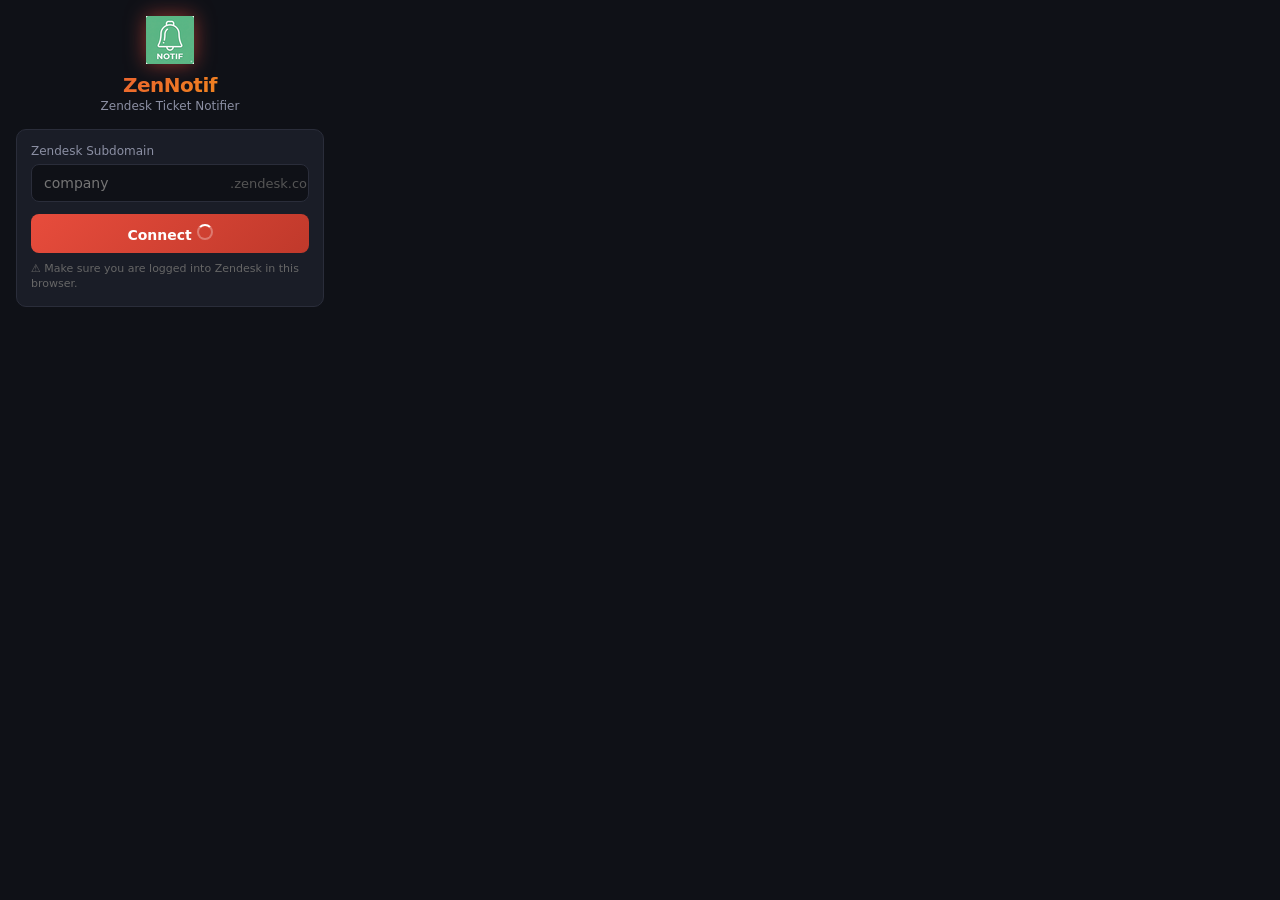
<file: popup.html>
<!DOCTYPE html>
<html lang="en">
<head>
  <meta charset="UTF-8">
  <meta name="viewport" content="width=device-width, initial-scale=1.0">
  <title>ZenNotif</title>
  <link rel="stylesheet" href="popup.css">
</head>
<body>
  <!-- SETUP SCREEN -->
  <div id="screen-setup" class="screen">
    <div class="header">
      <img src="icon48.png" alt="ZenNotif" class="logo-img">
      <h1>ZenNotif</h1>
      <p class="subtitle">Zendesk Ticket Notifier</p>
    </div>
    <div class="card">
      <label for="input-subdomain">Zendesk Subdomain</label>
      <div class="input-group">
        <input type="text" id="input-subdomain" placeholder="company" spellcheck="false" autocomplete="off">
        <span class="input-suffix">.zendesk.com</span>
      </div>
      <button id="btn-connect" class="btn-primary">
        <span class="btn-text">Connect</span>
        <span class="btn-loader" hidden></span>
      </button>
      <p class="hint">⚠️ Make sure you are logged into Zendesk in this browser.</p>
      <p id="connect-error" class="error" hidden></p>
    </div>
  </div>

  <!-- VIEW SELECTION SCREEN -->
  <div id="screen-views" class="screen" hidden>
    <div class="header compact">
      <h2>Select Views</h2>
      <p class="subtitle" id="user-info"></p>
    </div>
    <div class="card">
      <div id="views-list" class="views-list">
        <div class="loader-inline">Loading views...</div>
      </div>
      <button id="btn-save-views" class="btn-primary" disabled>Save & Start</button>
      <button id="btn-back" class="btn-secondary" style="margin-top:8px" hidden>← Back</button>
    </div>
  </div>

  <!-- MAIN DASHBOARD SCREEN -->
  <div id="screen-dashboard" class="screen" hidden>
    <div class="header compact">
      <div class="status-bar">
        <span id="status-dot" class="status-dot connected"></span>
        <span id="status-text">Connected</span>
        <label class="toggle" title="Enable/Disable monitoring">
          <input type="checkbox" id="toggle-enabled" checked>
          <span class="toggle-slider"></span>
        </label>
        <button id="btn-settings" class="btn-icon" title="Settings">⚙️</button>
      </div>
      <p class="subtitle" id="dash-user-info"></p>
    </div>

    <!-- Monitored Views -->
    <div class="card">
      <h3>Monitored Views</h3>
      <div id="monitored-views" class="monitored-views"></div>
    </div>

    <!-- Settings -->
    <div class="card always-active">
      <h3>Settings</h3>

      <div class="setting-row">
        <span class="setting-label">⏱️ Check Speed</span>
        <select id="select-interval">
          <option value="10">Fast (10s)</option>
          <option value="30">Medium (30s)</option>
          <option value="60" selected>Normal (1 min)</option>
        </select>
      </div>

      <div class="setting-row">
        <span class="setting-label">🎯 Statuses</span>
        <div class="checkbox-group" style="display: flex; gap: 12px; font-size: 13px;">
          <label><input type="checkbox" class="status-chk" value="new" checked> New</label>
          <label><input type="checkbox" class="status-chk" value="open" checked> Open</label>
          <label><input type="checkbox" class="status-chk" value="pending"> Pending</label>
        </div>
      </div>

      <div class="setting-row">
        <span class="setting-label">🔔 Tone</span>
        <div class="tone-group">
          <select id="select-tone">
            <option value="default">Default</option>
            <option value="bell">Bell</option>
            <option value="chime">Chime</option>
            <option value="alert">Alert</option>
            <option value="soft">Soft</option>
          </select>
          <button id="btn-test-tone" class="btn-icon" title="Test sound">▶️</button>
        </div>
      </div>

      <div class="volume-row">
        <span>🔊</span>
        <input type="range" id="volume-slider" min="0" max="100" value="80">
        <span id="volume-label">80%</span>
      </div>
    </div>

    <!-- Actions -->
    <div class="card actions">
      <button id="btn-check-now" class="btn-secondary">🔄 Check Now</button>
      <p id="last-checked" class="hint"></p>
    </div>

    <!-- Recent History -->
    <div class="card always-active">
      <div class="history-header">
        <h3>Recent History</h3>
        <button id="btn-clear-history" class="btn-text-small" title="Clear history">Clear</button>
      </div>
      <div id="history-list" class="history-list">
        <p class="hint">No notifications yet.</p>
      </div>
    </div>
  </div>

  <script src="popup.js"></script>
</body>
</html>
</file>
<file: popup.css>
/* ===== ZenNotif Popup Styles ===== */

* {
  margin: 0;
  padding: 0;
  box-sizing: border-box;
}

body {
  font-family: -apple-system, BlinkMacSystemFont, 'Segoe UI', 'SF Pro Text',
               'Inter', system-ui, sans-serif;
  width: 340px;
  min-height: 200px;
  background: #0f1117;
  color: #e4e6eb;
  font-size: 13px;
  overflow-y: auto;
  max-height: 520px;
}

.screen { padding: 16px; }
.screen[hidden] { display: none; }

/* --- Header --- */
.header {
  text-align: center;
  padding-bottom: 16px;
}
.header.compact { padding-bottom: 10px; }
.logo {
  font-size: 36px;
  margin-bottom: 4px;
  filter: drop-shadow(0 0 12px rgba(231, 76, 60, 0.5));
}
.logo-img {
  width: 48px;
  height: 48px;
  margin-bottom: 6px;
  filter: drop-shadow(0 0 10px rgba(231, 76, 60, 0.6));
}
h1 {
  font-size: 20px;
  font-weight: 700;
  background: linear-gradient(135deg, #e74c3c, #f39c12);
  -webkit-background-clip: text;
  -webkit-text-fill-color: transparent;
  letter-spacing: -0.5px;
}
h2 {
  font-size: 16px;
  font-weight: 600;
  color: #fff;
}
h3 {
  font-size: 12px;
  font-weight: 600;
  text-transform: uppercase;
  letter-spacing: 0.5px;
  color: #8b8fa3;
  margin-bottom: 8px;
}
.subtitle {
  font-size: 12px;
  color: #8b8fa3;
  margin-top: 2px;
}

/* --- Card --- */
.card {
  background: #1a1d27;
  border: 1px solid #2a2d3a;
  border-radius: 10px;
  padding: 14px;
  margin-bottom: 10px;
  transition: border-color 0.2s;
}
.card:hover { border-color: #3a3d4a; }

/* --- Input --- */
label {
  display: block;
  font-size: 12px;
  font-weight: 500;
  color: #8b8fa3;
  margin-bottom: 6px;
}
.input-group {
  display: flex;
  align-items: center;
  background: #0f1117;
  border: 1px solid #2a2d3a;
  border-radius: 8px;
  overflow: hidden;
  margin-bottom: 12px;
  transition: border-color 0.2s;
}
.input-group:focus-within { border-color: #e74c3c; }
.input-group input {
  flex: 1;
  background: transparent;
  border: none;
  color: #fff;
  padding: 10px 12px;
  font-size: 14px;
  font-family: inherit;
  outline: none;
}
.input-suffix {
  padding: 10px 12px 10px 0;
  color: #555;
  font-size: 13px;
  white-space: nowrap;
}

/* --- Buttons --- */
.btn-primary {
  width: 100%;
  padding: 10px;
  border: none;
  border-radius: 8px;
  font-family: inherit;
  font-size: 14px;
  font-weight: 600;
  color: #fff;
  background: linear-gradient(135deg, #e74c3c, #c0392b);
  cursor: pointer;
  transition: opacity 0.2s, transform 0.1s;
  position: relative;
}
.btn-primary:hover { opacity: 0.9; }
.btn-primary:active { transform: scale(0.98); }
.btn-primary:disabled {
  opacity: 0.4;
  cursor: not-allowed;
  transform: none;
}
.btn-secondary {
  width: 100%;
  padding: 8px;
  border: 1px solid #2a2d3a;
  border-radius: 8px;
  font-family: inherit;
  font-size: 13px;
  font-weight: 500;
  color: #e4e6eb;
  background: transparent;
  cursor: pointer;
  transition: background 0.2s, border-color 0.2s;
}
.btn-secondary:hover {
  background: #2a2d3a;
  border-color: #3a3d4a;
}
.btn-icon {
  background: none;
  border: none;
  font-size: 16px;
  cursor: pointer;
  padding: 4px;
  border-radius: 6px;
  transition: background 0.2s;
}
.btn-icon:hover { background: #2a2d3a; }

.btn-loader {
  display: inline-block;
  width: 16px;
  height: 16px;
  border: 2px solid rgba(255,255,255,0.3);
  border-top-color: #fff;
  border-radius: 50%;
  animation: spin 0.6s linear infinite;
}
@keyframes spin { to { transform: rotate(360deg); } }

/* --- Hint & Error --- */
.hint {
  font-size: 11px;
  color: #666;
  margin-top: 8px;
  line-height: 1.4;
}
.error {
  font-size: 12px;
  color: #e74c3c;
  margin-top: 8px;
  padding: 8px;
  background: rgba(231, 76, 60, 0.1);
  border-radius: 6px;
}

/* --- Views List --- */
.views-list {
  max-height: 220px;
  overflow-y: auto;
  margin-bottom: 12px;
}
.view-item {
  display: flex;
  align-items: center;
  gap: 10px;
  padding: 8px 4px;
  border-bottom: 1px solid #1f222e;
  cursor: pointer;
  transition: background 0.15s;
  border-radius: 6px;
}
.view-item:hover { background: #22252f; }
.view-item:last-child { border-bottom: none; }
.view-item input[type="checkbox"] {
  accent-color: #e74c3c;
  width: 16px;
  height: 16px;
  flex-shrink: 0;
}
.view-item label {
  color: #e4e6eb;
  font-size: 13px;
  cursor: pointer;
  margin-bottom: 0;
}
.loader-inline {
  text-align: center;
  color: #666;
  padding: 20px;
}

/* --- Status Bar --- */
.status-bar {
  display: flex;
  align-items: center;
  gap: 6px;
}
.status-dot {
  width: 8px;
  height: 8px;
  border-radius: 50%;
  flex-shrink: 0;
}
.status-dot.connected { background: #2ecc71; box-shadow: 0 0 6px rgba(46,204,113,0.5); }
.status-dot.expired { background: #f39c12; box-shadow: 0 0 6px rgba(243,156,18,0.5); }
.status-dot.error { background: #e74c3c; box-shadow: 0 0 6px rgba(231,76,60,0.5); }
#status-text {
  font-size: 12px;
  font-weight: 500;
  flex: 1;
}

/* --- Toggle Switch --- */
.toggle {
  position: relative;
  display: inline-block;
  width: 38px;
  height: 20px;
  margin: 0 2px;
  flex-shrink: 0;
  cursor: pointer;
}
.toggle input { opacity: 0; width: 0; height: 0; }
.toggle-slider {
  position: absolute;
  inset: 0;
  background: #2a2d3a;
  border-radius: 20px;
  transition: background 0.3s, box-shadow 0.3s;
}
.toggle-slider::before {
  content: '';
  position: absolute;
  width: 14px;
  height: 14px;
  left: 3px;
  bottom: 3px;
  background: #666;
  border-radius: 50%;
  transition: transform 0.3s, background 0.3s;
}
.toggle input:checked + .toggle-slider {
  background: #2ecc71;
  box-shadow: 0 0 8px rgba(46, 204, 113, 0.4);
}
.toggle input:checked + .toggle-slider::before {
  transform: translateX(18px);
  background: #fff;
}

/* Disabled state for cards when monitoring is off */
.dashboard-disabled .card {
  opacity: 0.4;
  pointer-events: none;
}
.dashboard-disabled .card.always-active {
  opacity: 1;
  pointer-events: auto;
}

#btn-settings { margin-left: auto; }

/* --- Monitored Views --- */
.monitored-views .mv-item {
  display: flex;
  justify-content: space-between;
  align-items: center;
  padding: 6px 0;
  border-bottom: 1px solid #1f222e;
}
.mv-item:last-child { border-bottom: none; }
.mv-name { font-size: 13px; }
.mv-count {
  font-size: 12px;
  font-weight: 600;
  color: #8b8fa3;
  background: #0f1117;
  padding: 2px 8px;
  border-radius: 10px;
}

/* --- Volume --- */
.volume-row {
  display: flex;
  align-items: center;
  gap: 10px;
}
.volume-row span:first-child { font-size: 16px; }
#volume-slider {
  flex: 1;
  accent-color: #e74c3c;
  height: 4px;
}
#volume-label {
  font-size: 12px;
  font-weight: 600;
  color: #8b8fa3;
  min-width: 32px;
  text-align: right;
}

/* --- History --- */
.history-list { max-height: 120px; overflow-y: auto; }
.history-item {
  padding: 6px 0;
  border-bottom: 1px solid #1f222e;
  font-size: 12px;
}
.history-item:last-child { border-bottom: none; }
.history-time {
  font-size: 11px;
  color: #555;
  margin-bottom: 2px;
}
.history-ticket {
  display: flex;
  gap: 6px;
  align-items: center;
}
.history-reason {
  font-size: 10px;
  font-weight: 600;
  padding: 1px 6px;
  border-radius: 4px;
  flex-shrink: 0;
}
.history-reason.new { background: rgba(46,204,113,0.2); color: #2ecc71; }
.history-reason.reopened { background: rgba(243,156,18,0.2); color: #f39c12; }
.history-subject {
  white-space: nowrap;
  overflow: hidden;
  text-overflow: ellipsis;
}

/* --- Scrollbar --- */
::-webkit-scrollbar { width: 4px; }
::-webkit-scrollbar-track { background: transparent; }
::-webkit-scrollbar-thumb { background: #2a2d3a; border-radius: 4px; }
::-webkit-scrollbar-thumb:hover { background: #3a3d4a; }

/* --- Actions --- */
.card.actions { text-align: center; }

/* --- Settings Row --- */
.setting-row {
  display: flex;
  align-items: center;
  justify-content: space-between;
  margin-bottom: 10px;
}
.setting-label {
  font-size: 13px;
  color: #e4e6eb;
}
.tone-group {
  display: flex;
  align-items: center;
  gap: 4px;
}
select {
  background: #0f1117;
  border: 1px solid #2a2d3a;
  border-radius: 6px;
  color: #e4e6eb;
  padding: 5px 8px;
  font-family: inherit;
  font-size: 12px;
  cursor: pointer;
  outline: none;
  transition: border-color 0.2s;
}
select:focus { border-color: #e74c3c; }
select option { background: #1a1d27; }

/* --- History Header --- */
.history-header {
  display: flex;
  align-items: center;
  justify-content: space-between;
  margin-bottom: 8px;
}
.history-header h3 { margin-bottom: 0; }
.btn-text-small {
  background: none;
  border: none;
  color: #e74c3c;
  font-family: inherit;
  font-size: 11px;
  cursor: pointer;
  padding: 2px 6px;
  border-radius: 4px;
  transition: background 0.2s;
}
.btn-text-small:hover { background: rgba(231, 76, 60, 0.15); }

/* --- Ticket Links --- */
.ticket-link {
  color: #8ab4f8;
  text-decoration: none;
  cursor: pointer;
  transition: color 0.2s, text-decoration 0.2s;
}
.ticket-link:hover {
  color: #aecbfa;
  text-decoration: underline;
}
</file>
